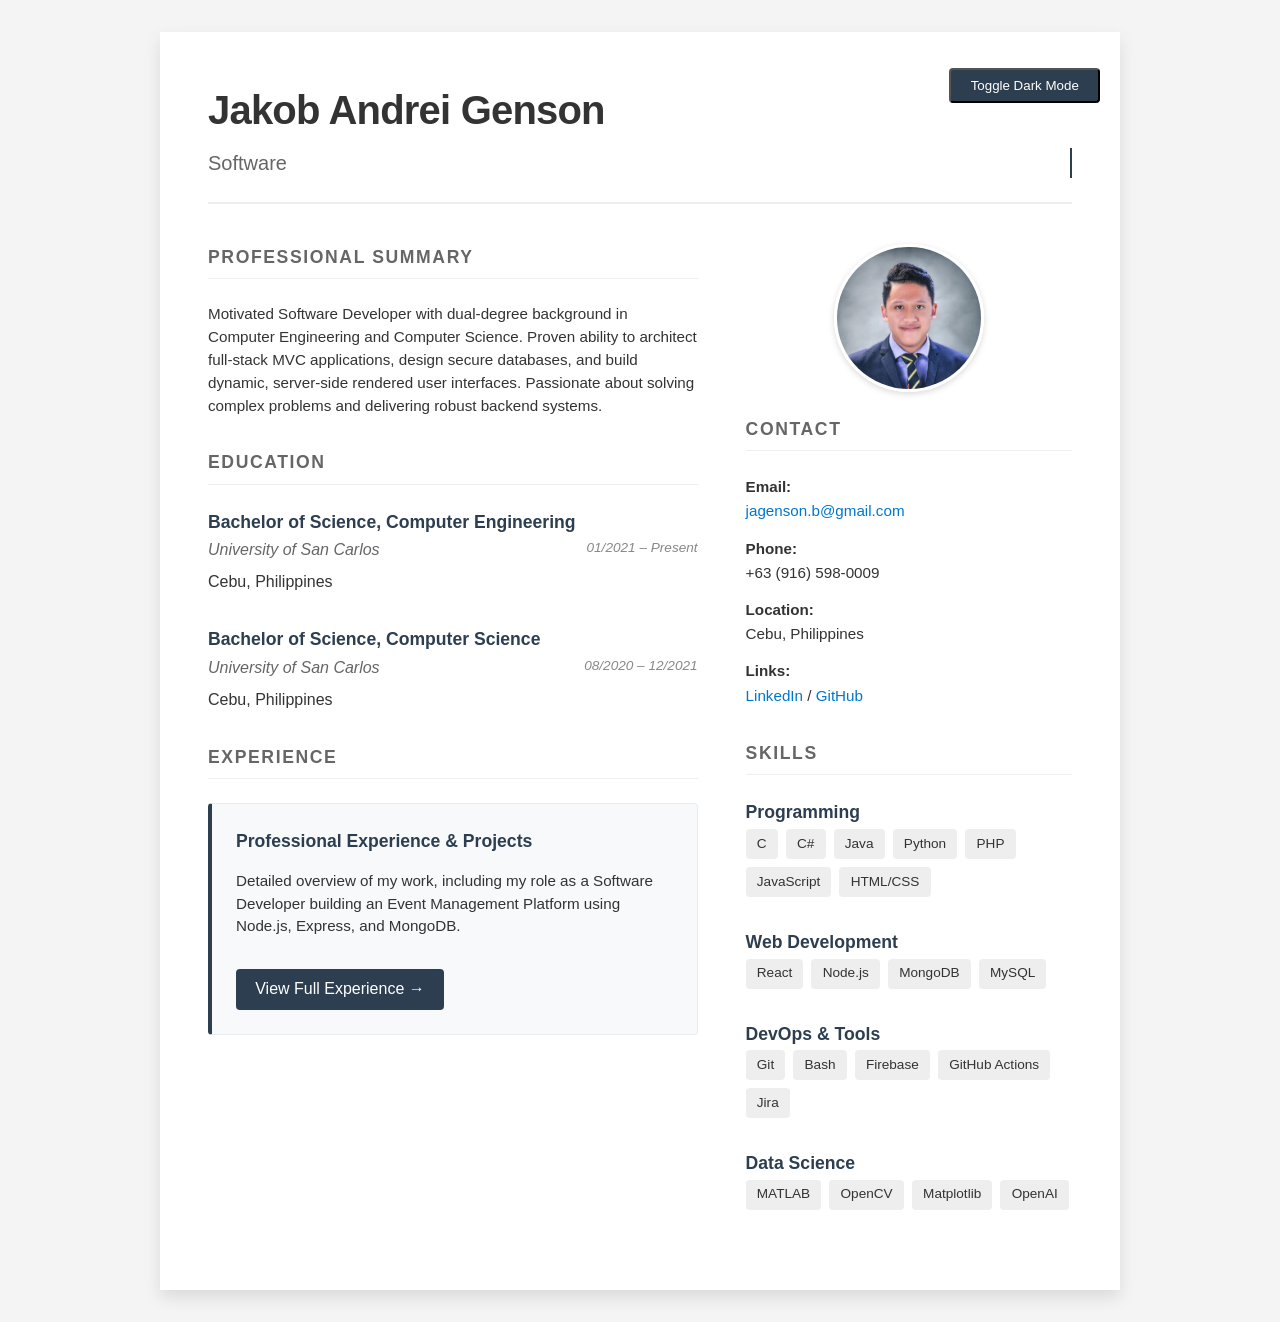
<file: index.html>
<!DOCTYPE html>
<html lang="en">
<head>
    <meta charset="UTF-8">
    <meta name="viewport" content="width=device-width, initial-scale=1.0">
    <title>Jakob Andrei Genson - Profile</title>
    <link rel="stylesheet" href="styles.css">
</head>
<body>

<div id="cv">
    <button id="theme-toggle" class="btn" style="position: absolute; top: 20px; right: 20px;">Toggle Dark Mode</button>
    <header>
        <h1>Jakob Andrei Genson</h1>
        <div class="subtitle">Software Developer</div>
    </header>

    <section class="two-sections">
        <div class="main-column">
            
            <div class="section mb-2">
                <h2>Professional Summary</h2>
                <p>Motivated Software Developer with dual-degree background in Computer Engineering and Computer Science. Proven ability to architect full-stack MVC applications, design secure databases, and build dynamic, server-side rendered user interfaces. Passionate about solving complex problems and delivering robust backend systems.</p>
            </div>

            <div class="section mb-2">
                <h2>Education</h2>
                <div class="edu-entry mb-2">
                    <h3>Bachelor of Science, Computer Engineering</h3>
                    <h4>University of San Carlos <span class="date">01/2021 – Present</span></h4>
                    <div>Cebu, Philippines</div>
                </div>

                <div class="edu-entry">
                    <h3>Bachelor of Science, Computer Science</h3>
                    <h4>University of San Carlos <span class="date">08/2020 – 12/2021</span></h4>
                    <div>Cebu, Philippines</div>
                </div>
            </div>

            <div class="section mb-2">
                <h2>Experience</h2>
                <div class="experience-card">
                    <h3>Professional Experience & Projects</h3>
                    <p>Detailed overview of my work, including my role as a Software Developer building an Event Management Platform using Node.js, Express, and MongoDB.</p>
                    <a href="experience.html" class="btn">View Full Experience &rarr;</a>
                </div>
            </div>

        </div>

        <div class="side-column">
            <div class="profile-image-container">
                <img src="image1.png" alt="Jakob Andrei Genson" class="profile-image">
            </div>

            <div class="section mb-2">
                <h2>Contact</h2>
                <ul class="contact-list">
                    <li><strong>Email:</strong><br> <a href="mailto:jagenson.b@gmail.com">jagenson.b@gmail.com</a></li>
                    <li><strong>Phone:</strong><br> +63 (916) 598-0009</li>
                    <li><strong>Location:</strong><br> Cebu, Philippines</li>
                    <li><strong>Links:</strong><br> <a href="https://www.linkedin.com/in/jagenson/" target="_blank">LinkedIn</a> / <a href="https://github.com/Psion1c" target="_blank">GitHub</a></li>
                </ul>
            </div>

            <div class="section mb-2">
                <h2>Skills</h2>
                <h3>Programming</h3>
                <div class="skill-tags mb-2">
                    <span class="skill-tag">C</span> <span class="skill-tag">C#</span> <span class="skill-tag">Java</span>
                    <span class="skill-tag">Python</span> <span class="skill-tag">PHP</span> <span class="skill-tag">JavaScript</span>
                    <span class="skill-tag">HTML/CSS</span>
                </div>
                <h3>Web Development</h3>
                <div class="skill-tags mb-2">
                    <span class="skill-tag">React</span> <span class="skill-tag">Node.js</span>
                    <span class="skill-tag">MongoDB</span> <span class="skill-tag">MySQL</span>
                </div>
                <h3>DevOps & Tools</h3>
                <div class="skill-tags mb-2">
                    <span class="skill-tag">Git</span> <span class="skill-tag">Bash</span> <span class="skill-tag">Firebase</span>
                    <span class="skill-tag">GitHub Actions</span> <span class="skill-tag">Jira</span>
                </div>
                <h3>Data Science</h3>
                <div class="skill-tags mb-2">
                    <span class="skill-tag">MATLAB</span> <span class="skill-tag">OpenCV</span> <span class="skill-tag">Matplotlib</span> <span class="skill-tag">OpenAI</span>
                </div>
            </div>
        </div>
    </section>
</div>
<script src="script.js"></script>
</body>
</html>
</file>
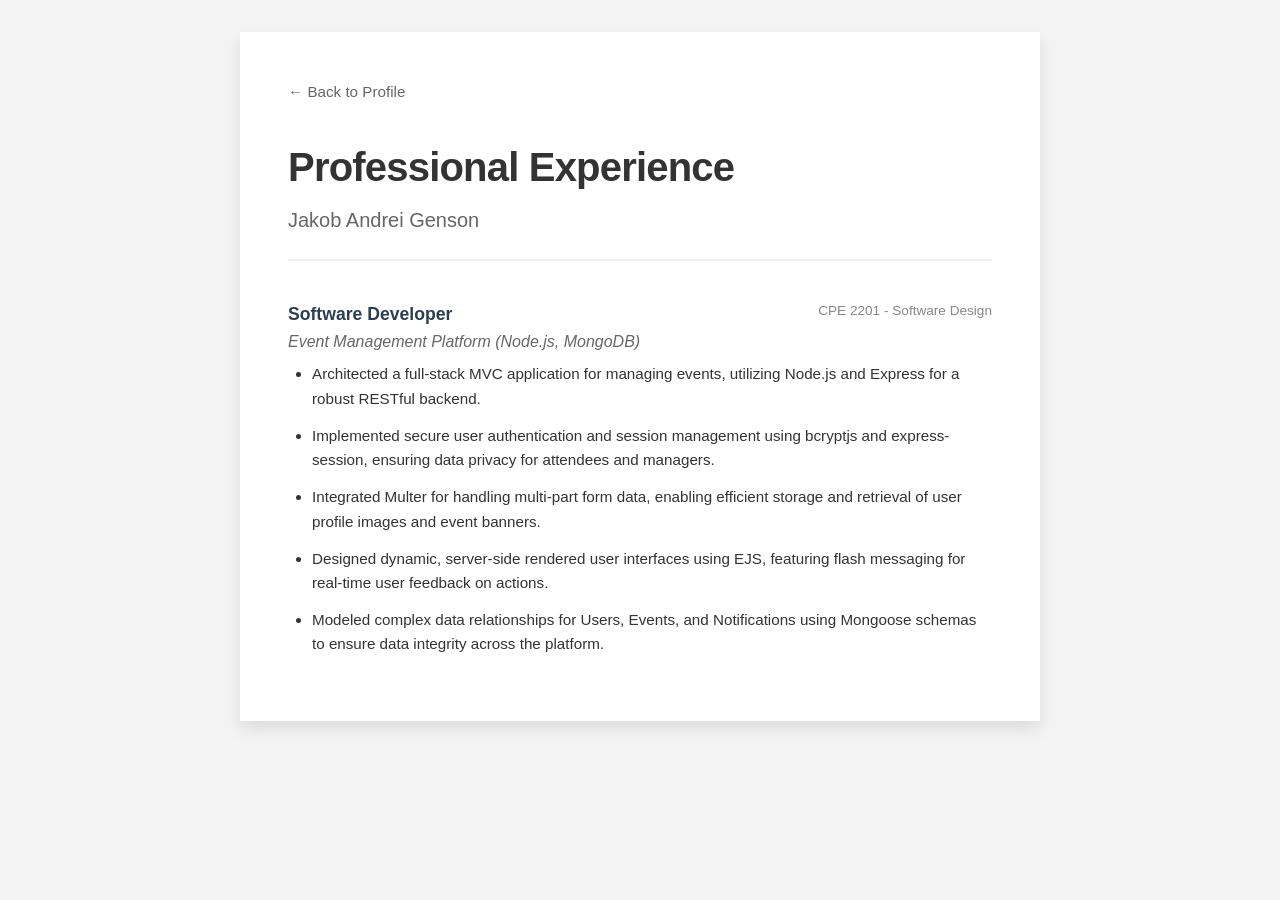
<file: experience.html>
<!DOCTYPE html>
<html lang="en">
<head>
    <meta charset="UTF-8">
    <meta name="viewport" content="width=device-width, initial-scale=1.0">
    <title>Experience - Jakob Andrei Genson</title>
    <link rel="stylesheet" href="styles.css">
</head>
<body>

<div id="cv" class="experience-page">
    <a href="index.html" class="back-link">&larr; Back to Profile</a>

    <header>
        <h1>Professional Experience</h1>
        <div class="subtitle">Jakob Andrei Genson</div>
    </header>

    <div class="section">
        <div class="job-entry">
            <h3>Software Developer <span class="date">CPE 2201 - Software Design</span></h3>
            <h4>Event Management Platform (Node.js, MongoDB)</h4>
            
            <ul>
                <li>Architected a full-stack MVC application for managing events, utilizing Node.js and Express for a robust RESTful backend.</li>
                <li>Implemented secure user authentication and session management using bcryptjs and express-session, ensuring data privacy for attendees and managers.</li>
                <li>Integrated Multer for handling multi-part form data, enabling efficient storage and retrieval of user profile images and event banners.</li>
                <li>Designed dynamic, server-side rendered user interfaces using EJS, featuring flash messaging for real-time user feedback on actions.</li>
                <li>Modeled complex data relationships for Users, Events, and Notifications using Mongoose schemas to ensure data integrity across the platform.</li>
            </ul>
        </div>
    </div>
</div>
<script src="script.js"></script>
</body>
</html>
</file>
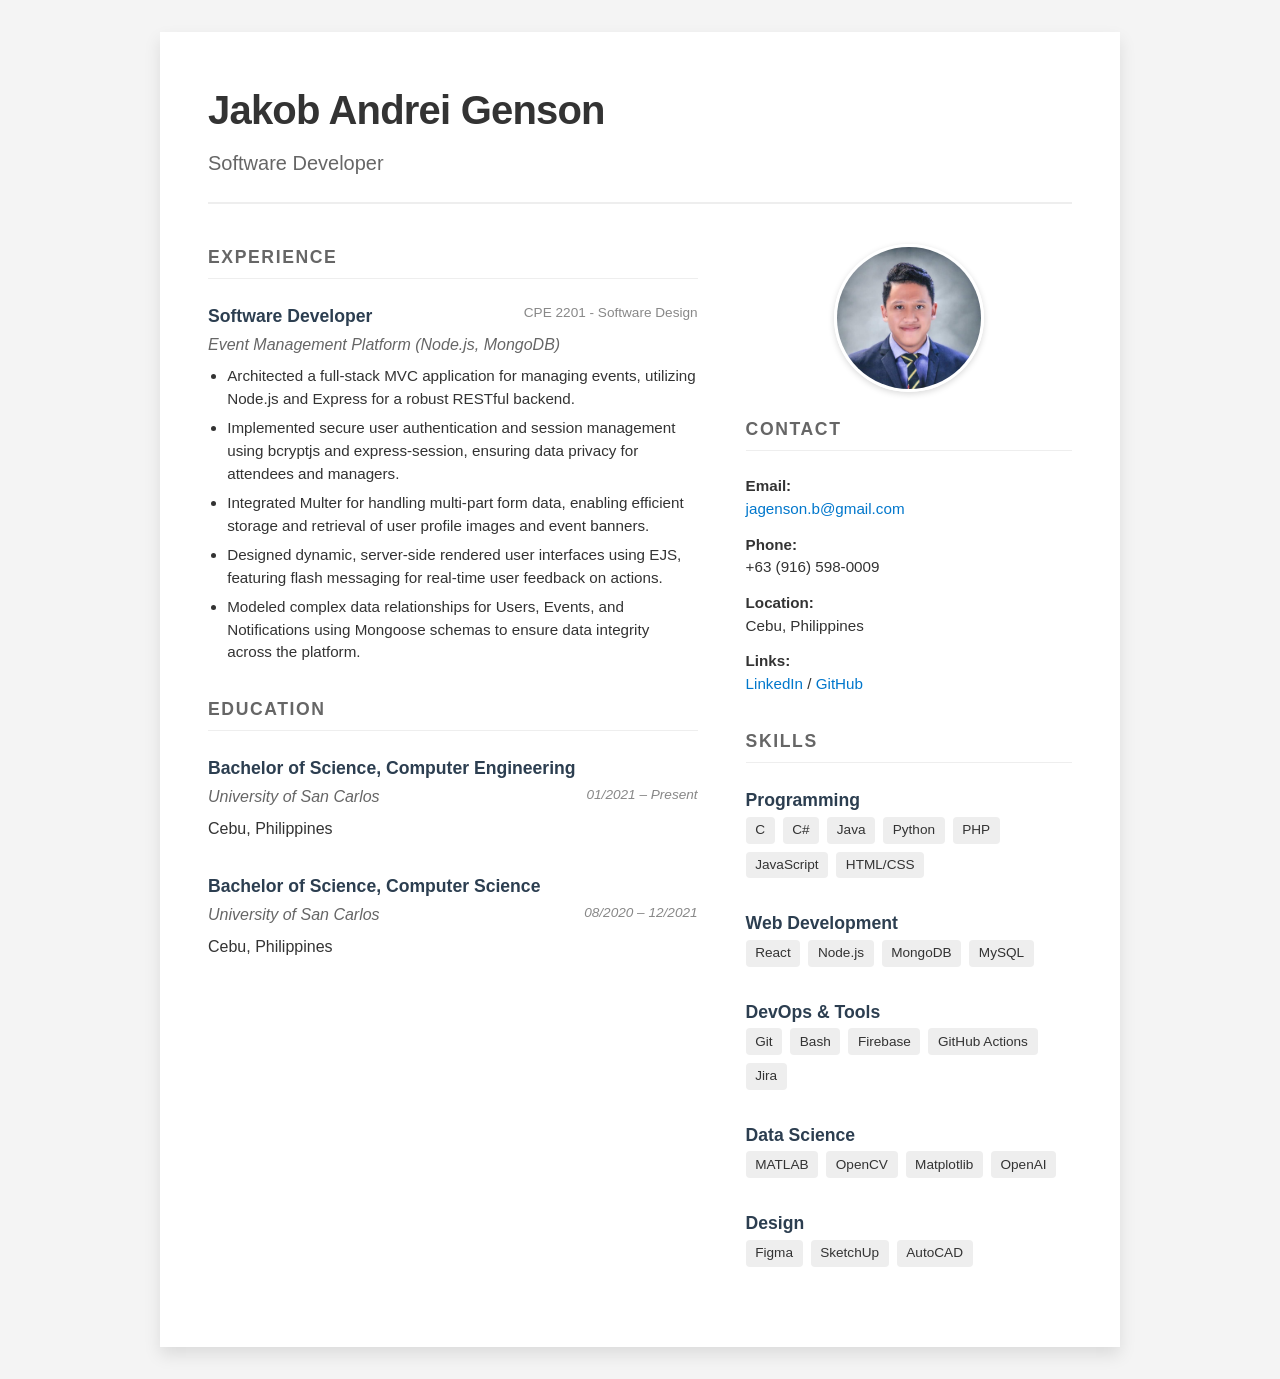
<file: resume.html>
<!DOCTYPE html>
<html lang="en">
<head>
    <meta charset="UTF-8">
    <meta name="viewport" content="width=device-width, initial-scale=1.0">
    <title>Jakob Andrei Genson - Resume</title>
    <style>

        :root {
            font-size: 16px;
            
            
            --text-main: #333333;
            --text-light: #666666;
            --accent-color: #2c3e50;
            --bg-body: #f4f4f4;
            --bg-cv: #ffffff;
            --link-color: #0077cc;
        }

        * {
            box-sizing: border-box;
        }

        body {
            font-family: 'Segoe UI', Roboto, Helvetica, Arial, sans-serif;
            background-color: var(--bg-body);
            color: var(--text-main);
            margin: 0;
            padding: 2rem 0;
            line-height: 1.5;
        }

        #cv {
            background-color: var(--bg-cv);
            width: 100%;
            max-width: 60rem; /* approx 960px */
            margin: 0 auto;
            padding: 3rem;
            box-shadow: 0 0.5rem 1rem rgba(0, 0, 0, 0.1);
        }

        header {
            margin-bottom: 2.5rem;
            border-bottom: 2px solid #eee;
            padding-bottom: 1.5rem;
        }

        h1 {
            margin: 0;
            font-size: 2.5rem;
            color: var(--text-main);
            font-weight: 700;
            letter-spacing: -0.05rem;
        }

        .subtitle {
            font-size: 1.25rem;
            color: var(--text-light);
            font-weight: 400;
            margin-top: 0.5rem;
        }

        .two-sections {
            display: grid;
            grid-template-columns: 3fr 2fr; /* 60% Left, 40% Right */
            column-gap: 3rem;
        }
        
        .profile-image-container {
            text-align: center;
            margin-bottom: 1.5rem;
        }

        .profile-image {
            width: 80%; /* Adjusts to fit the sidebar column */
            max-width: 150px;
            border-radius: 50%; /* Makes the image circular */
            border: 3px solid white;
            box-shadow: 0 2px 6px rgba(0,0,0,0.15);
            display: block;
            margin: 0 auto; /* Centers the image */
        }

        h2 {
            font-size: 1.1rem;
            text-transform: uppercase;
            letter-spacing: 0.1rem;
            color: var(--text-light);
            border-bottom: 1px solid #eee;
            padding-bottom: 0.5rem;
            margin-top: 0;
            margin-bottom: 1.5rem;
        }

        h3 {
            font-size: 1.1rem;
            font-weight: 600;
            margin: 0 0 0.2rem 0;
            color: var(--accent-color);
        }

        h4 {
            font-size: 1rem;
            font-weight: 400;
            margin: 0 0 0.5rem 0;
            color: var(--text-light);
            font-style: italic;
        }

        p, li {
            font-size: 0.95rem;
            color: var(--text-main);
        }

        ul {
            padding-left: 1.2rem;
            margin-top: 0.5rem;
        }

        li {
            margin-bottom: 0.4rem;
        }

        /* LINK STYLING */
        a {
            color: var(--link-color);
            text-decoration: none;
            border-bottom: 1px dotted transparent;
            transition: border-bottom 0.2s;
        }

        a:hover {
            border-bottom: 1px solid var(--link-color);
        }

        .mb-2 { margin-bottom: 2rem; }
        .date { float: right; font-size: 0.85rem; color: #888; font-weight: normal; }
        
        .contact-list {
            list-style: none;
            padding: 0;
            margin: 0;
        }

        .contact-list li {
            margin-bottom: 0.8rem;
            font-size: 0.95rem;
            word-break: break-all; /* Prevents long emails from breaking layout */
        }

        .skill-tags {
            display: flex;
            flex-wrap: wrap;
            gap: 0.5rem;
        }

        .skill-tag {
            background: #eee;
            padding: 0.2rem 0.6rem;
            border-radius: 4px;
            font-size: 0.85rem;
            font-weight: 500;
        }

        /* RESPONSIVE DESIGN (Mobile) */
        @media screen and (max-width: 40rem) {
            .two-sections {
                grid-template-columns: 1fr; /* Stack columns */
            }
            #cv {
                padding: 1.5rem;
                width: 100%;
                box-shadow: none;
            }
            .profile-image {
                max-width: 120px; /* Smaller image on mobile */
            }
        }

        /* PDF PRINT GENERATION STYLES */
        @media print {
            body {
                background: none;
                padding: 0;
            }

            #cv {
                width: 100%;
                max-width: none;
                box-shadow: none;
                margin: 0;
                padding: 0;
                border: none;
            }

            html {
                font-size: 14px; 
            }
            
            h2 {
                border-bottom: 1px solid #ccc;
            }

            a {
                text-decoration: underline; 
            }
            
            .profile-image {
                box-shadow: none; 
            }
        }
    </style>
</head>
<body>

<div id="cv">

    <header>
        <h1>Jakob Andrei Genson</h1>
        <div class="subtitle">Software Developer</div>
    </header>

    <section class="two-sections">
        
        <div class="main-column">
            
            <div class="section mb-2">
                <h2>Experience</h2>
                
                <div class="job-entry">
                    <h3>Software Developer <span class="date">CPE 2201 - Software Design</span></h3>
                    <h4>Event Management Platform (Node.js, MongoDB)</h4>
                    <ul>
                        <li>Architected a full-stack MVC application for managing events, utilizing Node.js and Express for a robust RESTful backend.</li>
                        <li>Implemented secure user authentication and session management using bcryptjs and express-session, ensuring data privacy for attendees and managers.</li>
                        <li>Integrated Multer for handling multi-part form data, enabling efficient storage and retrieval of user profile images and event banners.</li>
                        <li>Designed dynamic, server-side rendered user interfaces using EJS, featuring flash messaging for real-time user feedback on actions.</li>
                        <li>Modeled complex data relationships for Users, Events, and Notifications using Mongoose schemas to ensure data integrity across the platform.</li>
                    </ul>
                </div>
            </div>

            <div class="section mb-2">
                <h2>Education</h2>
                
                <div class="edu-entry mb-2">
                    <h3>Bachelor of Science, Computer Engineering</h3>
                    <h4>University of San Carlos <span class="date">01/2021 – Present</span></h4>
                    <div>Cebu, Philippines</div>
                </div>

                <div class="edu-entry">
                    <h3>Bachelor of Science, Computer Science</h3>
                    <h4>University of San Carlos <span class="date">08/2020 – 12/2021</span></h4>
                    <div>Cebu, Philippines</div>
                </div>
            </div>

        </div>

        <div class="side-column">
            
            <div class="profile-image-container">
                <img src="grad pic.png" alt="Jakob Andrei Genson" class="profile-image">
            </div>

            <div class="section mb-2">
                <h2>Contact</h2>
                <ul class="contact-list">
                    <li>
                        <strong>Email:</strong><br> 
                        <a href="mailto:jagenson.b@gmail.com">jagenson.b@gmail.com</a>
                    </li>
                    
                    <li>
                        <strong>Phone:</strong><br> +63 (916) 598-0009
                    </li>
                    
                    <li>
                        <strong>Location:</strong><br> Cebu, Philippines
                    </li>
                    
                    <li>
                        <strong>Links:</strong><br> 
                        <a href="https://www.linkedin.com/in/YOUR_PROFILE_HERE" target="_blank">LinkedIn</a> / 
                        <a href="https://github.com/YOUR_USERNAME_HERE" target="_blank">GitHub</a>
                    </li>
                </ul>
            </div>

            <div class="section mb-2">
                <h2>Skills</h2>
                
                <h3>Programming</h3>
                <div class="skill-tags mb-2">
                    <span class="skill-tag">C</span>
                    <span class="skill-tag">C#</span>
                    <span class="skill-tag">Java</span>
                    <span class="skill-tag">Python</span>
                    <span class="skill-tag">PHP</span>
                    <span class="skill-tag">JavaScript</span>
                    <span class="skill-tag">HTML/CSS</span>
                </div>

                <h3>Web Development</h3>
                <div class="skill-tags mb-2">
                    <span class="skill-tag">React</span>
                    <span class="skill-tag">Node.js</span>
                    <span class="skill-tag">MongoDB</span>
                    <span class="skill-tag">MySQL</span>
                </div>

                <h3>DevOps & Tools</h3>
                <div class="skill-tags mb-2">
                    <span class="skill-tag">Git</span>
                    <span class="skill-tag">Bash</span>
                    <span class="skill-tag">Firebase</span>
                    <span class="skill-tag">GitHub Actions</span>
                    <span class="skill-tag">Jira</span>
                </div>

                <h3>Data Science</h3>
                <div class="skill-tags mb-2">
                    <span class="skill-tag">MATLAB</span>
                    <span class="skill-tag">OpenCV</span>
                    <span class="skill-tag">Matplotlib</span>
                    <span class="skill-tag">OpenAI</span>
                </div>

                <h3>Design</h3>
                <div class="skill-tags mb-2">
                    <span class="skill-tag">Figma</span>
                    <span class="skill-tag">SketchUp</span>
                    <span class="skill-tag">AutoCAD</span>
                </div>
            </div>

        </div>
    </section>
</div>

</body>
</html>
</file>
<file: styles.css>
:root {
    font-size: 16px;
    --text-main: #333333;
    --text-light: #666666;
    --accent-color: #2c3e50; 
    --bg-body: #f4f4f4;
    --bg-cv: #ffffff;
    --link-color: #0077cc;
    --link-hover: #005fa3;
}

* { box-sizing: border-box; }

body {
    font-family: 'Segoe UI', Roboto, Helvetica, Arial, sans-serif;
    background-color: var(--bg-body);
    color: var(--text-main);
    margin: 0;
    padding: 2rem 0;
    line-height: 1.5;
}

@keyframes fadeIn {
    from { opacity: 0; transform: translateY(10px); }
    to { opacity: 1; transform: translateY(0); }
}

body.dark-mode {
    --text-main: #f0f0f0;
    --text-light: #bbbbbb;
    --accent-color: #4da3ff; 
    --bg-body: #121212;
    --bg-cv: #1e1e1e;
    --link-color: #66b2ff;
    --link-hover: #99ccff;
}

body.dark-mode .experience-card {
    background: #2a2a2a;
    border-color: #444;
}

body.dark-mode .skill-tag {
    background: #333;
    color: #fff;
}

body.dark-mode .skill-tag:hover {
    background: #4da3ff;
    color: #121212;
}

#cv {
    background-color: var(--bg-cv);
    width: 100%;
    max-width: 60rem; 
    margin: 0 auto;
    padding: 3rem;
    box-shadow: 0 0.5rem 1rem rgba(0, 0, 0, 0.1);
    animation: fadeIn 0.6s ease-out forwards;
    position: relative;
}

/* Modifier for the experience page to make it slightly narrower for readability */
#cv.experience-page {
    max-width: 50rem;
}

header {
    margin-bottom: 2.5rem;
    border-bottom: 2px solid #eee;
    padding-bottom: 1.5rem;
}

h1 { margin: 0; font-size: 2.5rem; color: var(--text-main); font-weight: 700; letter-spacing: -0.05rem; }
.subtitle { font-size: 1.25rem; color: var(--text-light); font-weight: 400; margin-top: 0.5rem; }

h2 {
    font-size: 1.1rem; text-transform: uppercase; letter-spacing: 0.1rem;
    color: var(--text-light); border-bottom: 1px solid #eee;
    padding-bottom: 0.5rem; margin-top: 0; margin-bottom: 1.5rem;
}

h3 { font-size: 1.1rem; font-weight: 600; margin: 0 0 0.2rem 0; color: var(--accent-color); }
h4 { font-size: 1rem; font-weight: 400; margin: 0 0 0.5rem 0; color: var(--text-light); font-style: italic; }
p, li { font-size: 0.95rem; color: var(--text-main); }
ul { padding-left: 1.5rem; margin-top: 0.5rem; }
li { margin-bottom: 0.8rem; line-height: 1.6; }

.mb-2 { margin-bottom: 2rem; }
.date { float: right; font-size: 0.85rem; color: #888; font-weight: normal; }

/* Links */
a { color: var(--link-color); text-decoration: none; border-bottom: 1px dotted transparent; transition: all 0.2s; }
a:hover { border-bottom: 1px solid var(--link-color); color: var(--link-hover); }

/* Layout */
.two-sections {
    display: grid;
    grid-template-columns: 3fr 2fr; 
    column-gap: 3rem;
}

/* Profile Image */
.profile-image-container { text-align: center; margin-bottom: 1.5rem; }
.profile-image {
    width: 80%; max-width: 150px; border-radius: 50%;
    border: 3px solid white; box-shadow: 0 2px 6px rgba(0,0,0,0.15);
    display: block; margin: 0 auto;
    transition: transform 0.3s ease;
}
.profile-image:hover { transform: scale(1.05); }

/* Sidebar Elements */
.contact-list { list-style: none; padding: 0; margin: 0; }
.contact-list li { margin-bottom: 0.8rem; font-size: 0.95rem; word-break: break-all; }
.skill-tags { display: flex; flex-wrap: wrap; gap: 0.5rem; }
.skill-tag {
    background: #eee; padding: 0.3rem 0.7rem; border-radius: 4px;
    font-size: 0.85rem; font-weight: 500; transition: background-color 0.2s;
}
.skill-tag:hover { background: #e0e0e0; }

/* Buttons & Cards */
.experience-card {
    background: #f8f9fa; border: 1px solid #e9ecef; border-left: 4px solid var(--accent-color);
    padding: 1.5rem; border-radius: 4px; transition: transform 0.2s, box-shadow 0.2s;
}
.experience-card:hover { transform: translateY(-2px); box-shadow: 0 4px 8px rgba(0,0,0,0.05); }
.btn {
    display: inline-block; margin-top: 1rem; padding: 0.5rem 1.2rem;
    background-color: var(--accent-color); color: white !important;
    border-radius: 4px; text-decoration: none !important; font-weight: 500;
    transition: background-color 0.2s;
}
.btn:hover { background-color: #1a252f; border-bottom: none; }
.back-link { display: inline-block; margin-bottom: 2rem; color: var(--text-light); font-size: 0.95rem; }
.back-link:hover { color: var(--accent-color); }

/* Responsive */
@media screen and (max-width: 40rem) {
    .two-sections { grid-template-columns: 1fr; }
    #cv { padding: 1.5rem; width: 100%; box-shadow: none; }
    .profile-image { max-width: 120px; }
    .date { float: none; display: block; margin-top: 0.2rem; }
}

/* Print */
@media print {
    body { background: none; padding: 0; }
    #cv { width: 100%; max-width: none; box-shadow: none; margin: 0; padding: 0; border: none; }
    html { font-size: 14px; }
    h2 { border-bottom: 1px solid #ccc; }
    a { text-decoration: underline; }
    .profile-image, .experience-card { box-shadow: none; }
    .btn { display: none; } /* Hide interactive buttons when printing */
}
</file>
